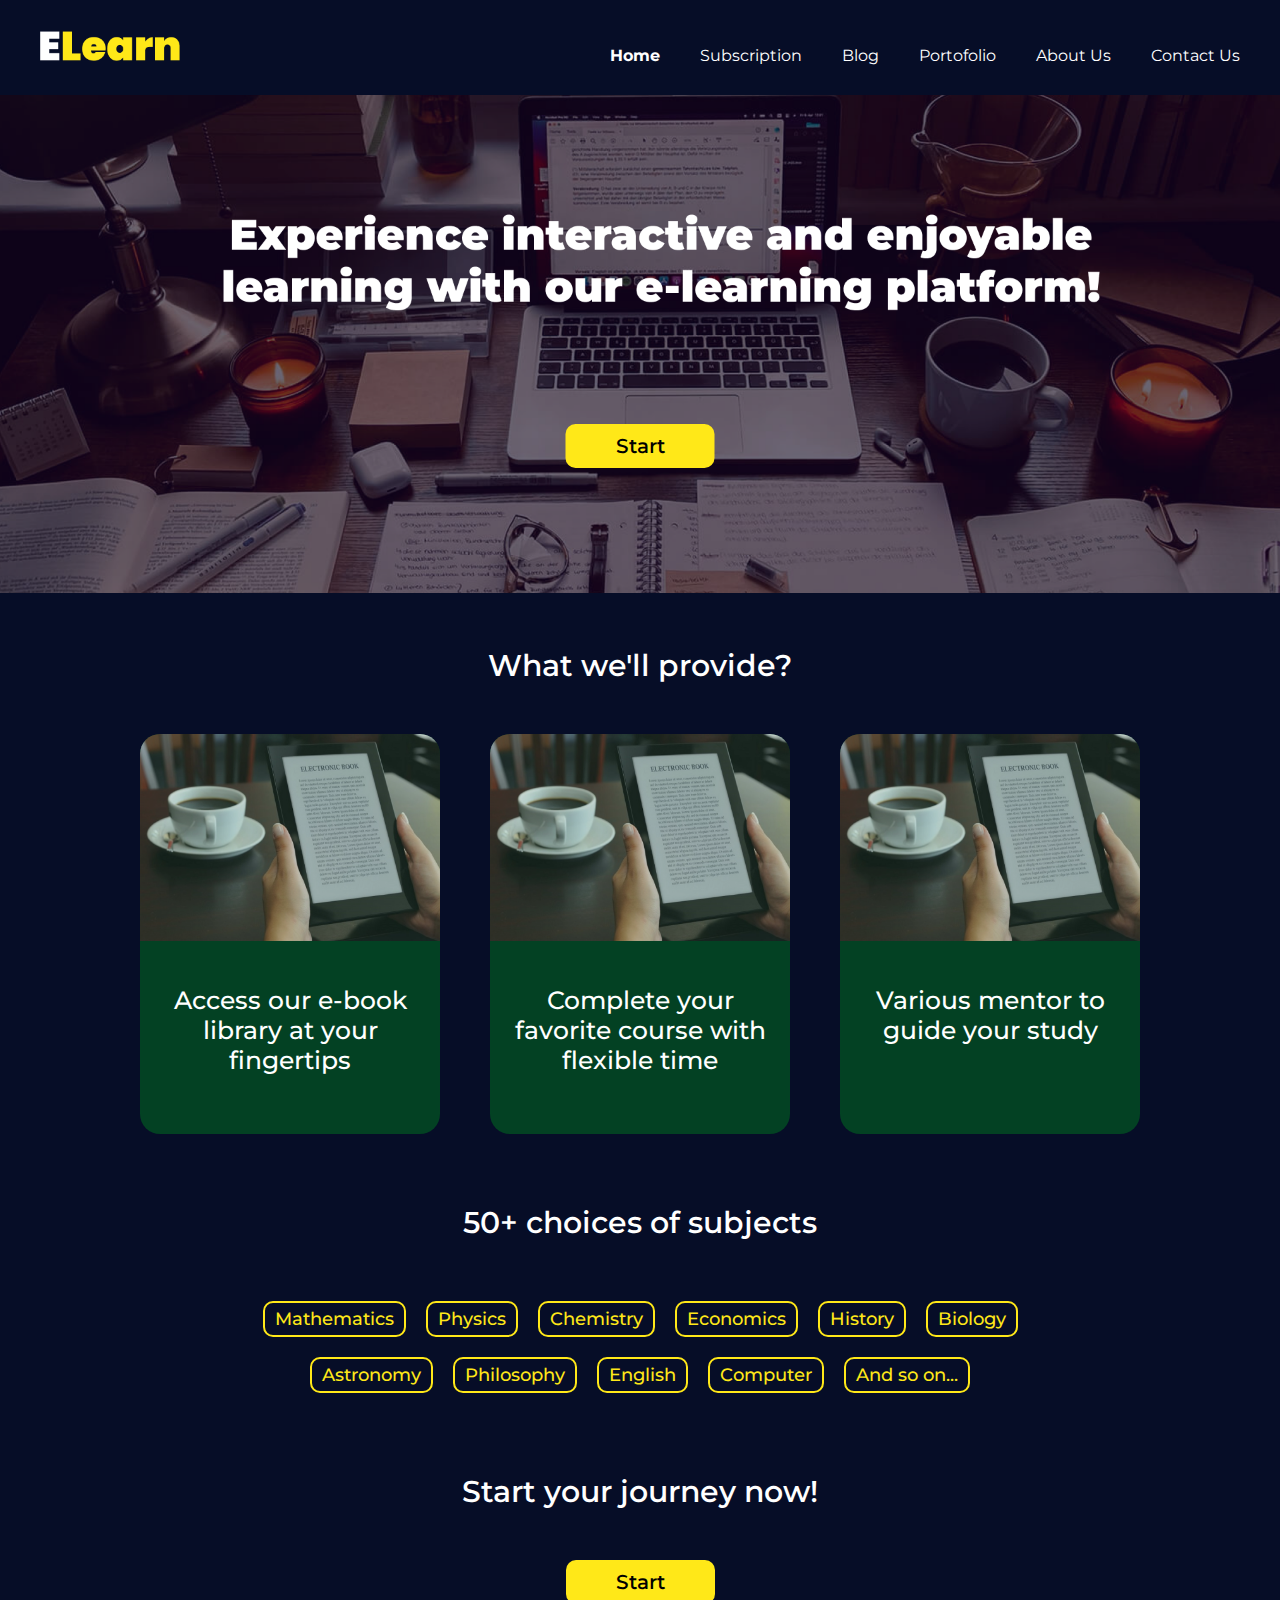
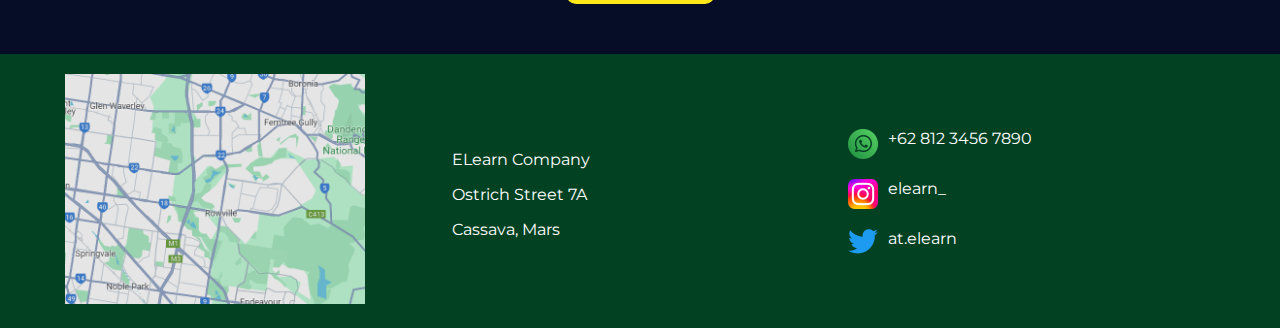
<file: index.html>
<!DOCTYPE html>
<html>
    <head>
        <title>ELearn</title>
        <link rel="stylesheet" type="text/css" href="style.css">
        <link href="https://fonts.googleapis.com/css2?family=Montserrat:wght@400;700&display=swap" rel="stylesheet">
    </head>
    <body>
        <header class="header">
            <div class="header-logo">
                <img src="img/logo.png" alt="ELearn">
            </div>
            <div class="header-menu">
                <ul>
                    <li><a href="">Contact Us</a></li>
                    <li><a href="page/about-us/about-us.html">About Us</a></li>
                    <li><a href="page/portofolio/portofolio.html">Portofolio</a></li>
                    <li><a href="page/blog/blog.html">Blog</a></li>
                    <li><a href="page/subscription/subscription.html">Subscription</a></li>
                    <li><a href=""><b>Home</b></a></li>
                </ul>
            </div>
        </header>
        <div class="home-img1">
            <img src="img/home-img.png" alt="home img1">
            <button class="startButton">Start</button>
        </div>
        <div class="home-provide">
            <div class="subtitle">What we'll provide?</div>
            <div class="card-container">
                <div class="card">
                    <img src="img/home-img2.png" alt="home img2">
                    <div class="card-desc">Access our e-book library at your fingertips</div>
                </div>
                <div class="card">
                    <img src="img/home-img2.png" alt="home img2">
                    <div class="card-desc">Complete your favorite course with flexible time</div>
                </div>
                <div class="card">
                    <img src="img/home-img2.png" alt="home img2">
                    <div class="card-desc">Various mentor to guide your study</div>
                </div>
            </div>
        </div>
        <div class="home-choices">
            <div class="subtitle">50+ choices of subjects</div>
            <div class="choice-container" id="choice-container">

            </div>
        </div>
        <div class="home-start">
            <div class="subtitle">Start your journey now!</div>
            <button class="startButton">Start</button>
        </div>

        <div class="overlay" id="overlay">
            <div class="form-container">
                <span class="close" id="close">&times;</span>
                <h2>Register Form</h2>
                <form action="#" method="post">
                    <label for="name">Name</label>
                    <input type="text" id="name" name="name" required>
        
                    <label for="phone">Phone</label>
                    <input type="tel" id="phone" name="phone" required>
        
                    <label for="email">Email</label>
                    <input type="email" id="email" name="email" required>
        
                    <label for="education">Education</label>
                    <input type="text" id="education" name="education" required>
        
                    <div class="subject-filter">
                        <label for="subject">Subject</label>
                        <div class="filter">
                            <input type="checkbox" id="Science" name="subject-filter" value="Science">
                            <label class="subject-filter-item" for="Science">Science</label><br>
                        </div>
                        <div class="filter">
                            <input type="checkbox" id="Social" name="subject-filter" value="Social">
                            <label class="subject-filter-item" for="Social">Social</label><br>
                        </div>
                    </div>
                    <div id="subject-list">

                    </div>
                    <button id="submitBtn" type="submit">Submit</button>
                </form>
            </div>
        </div>

        <footer class="footer">
            <div class="footer-column">
                <img src="img/home-map.png" alt="Map">
            </div>
            <div class="footer-column">
                <p>ELearn Company</p>
                <p>Ostrich Street 7A</p>
                <p>Cassava, Mars</p>
            </div>
            <div class="footer-column">
                <div class="social-media">
                    <div class="social-media-item">
                        <img src="img/wa-logo.png" alt="WhatsApp">
                        <div>+62 812 3456 7890</div>
                    </div>
                    <div class="social-media-item">
                        <img src="img/ig-logo.png" alt="Instagram">
                        <div>elearn_</div>
                    </div>
                    <div class="social-media-item">
                        <img src="img/twt-logo.png" alt="Twitter">
                        <div>at.elearn</div>
                    </div>
                </div>
            </div>
        </footer>
        <script src="main.js"></script>
    </body>
</html>
</file>
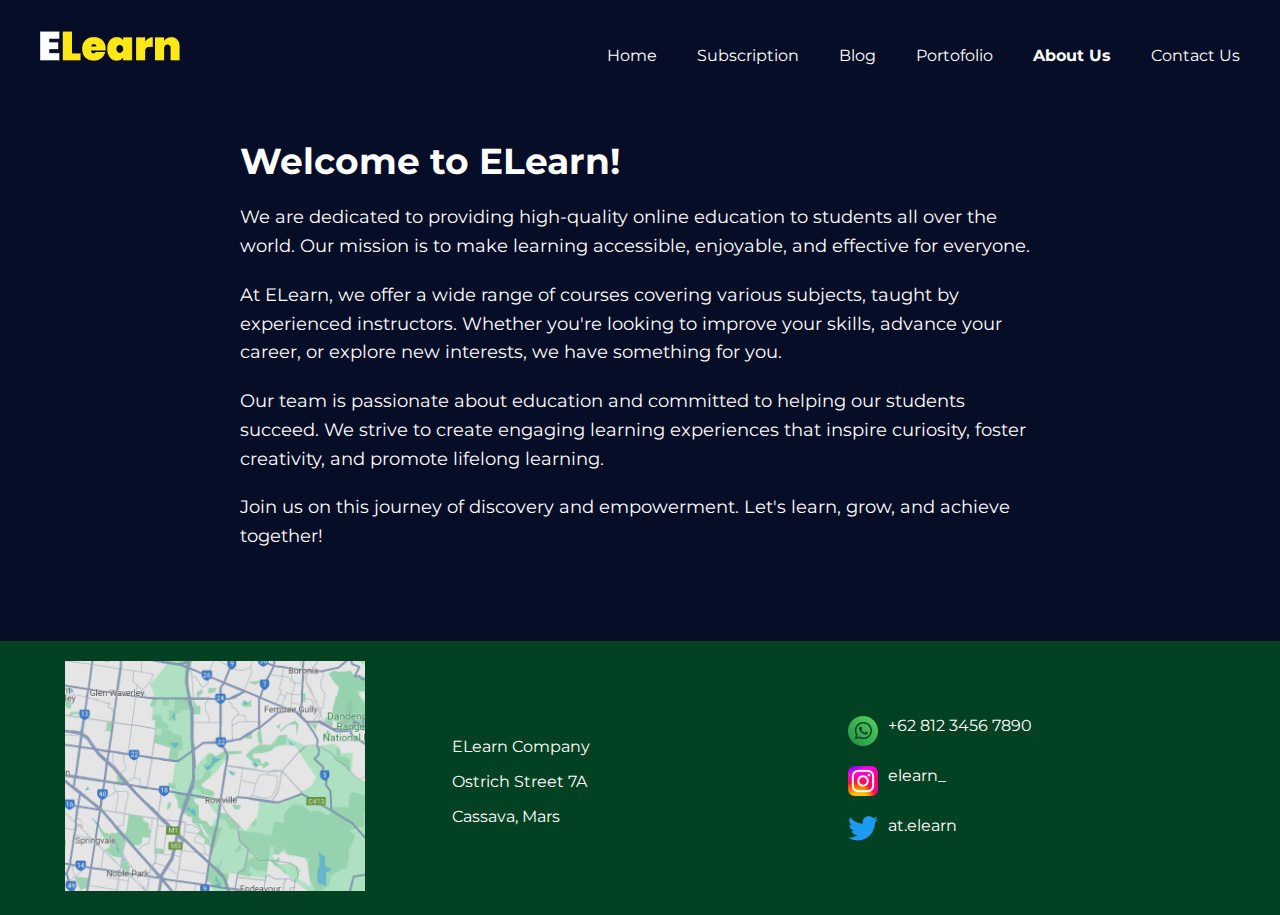
<file: page/about-us/about-us.html>
<!DOCTYPE html>
<html>
    <head>
        <title>ELearn</title>
        <link rel="stylesheet" type="text/css" href="../../style.css">
        <link rel="stylesheet" type="text/css" href="about-us.css">
        <link href="https://fonts.googleapis.com/css2?family=Montserrat:wght@400;700&display=swap" rel="stylesheet">
    </head>
    <body>
        <header class="header">
            <div class="header-logo">
                <img src="../../img/logo.png" alt="ELearn">
            </div>
            <div class="header-menu">
                <ul>
                    <li><a href="../contact-us/contact-us.html">Contact Us</a></li>
                    <li><a href=""><b>About Us</b></a></li>
                    <li><a href="../portofolio/portofolio.html">Portofolio</a></li>
                    <li><a href="../blog/blog.html">Blog</a></li>
                    <li><a href="../subscription/subscription.html">Subscription</a></li>
                    <li><a href="../../index.html">Home</a></li>
                </ul>
            </div>
        </header>

        <div class="content">
            <h1>Welcome to ELearn!</h1>
            <p>We are dedicated to providing high-quality online education to students all over the world. Our mission is to make learning accessible, enjoyable, and effective for everyone.</p>
            <p>At ELearn, we offer a wide range of courses covering various subjects, taught by experienced instructors. Whether you're looking to improve your skills, advance your career, or explore new interests, we have something for you.</p>
            <p>Our team is passionate about education and committed to helping our students succeed. We strive to create engaging learning experiences that inspire curiosity, foster creativity, and promote lifelong learning.</p>
            <p>Join us on this journey of discovery and empowerment. Let's learn, grow, and achieve together!</p>
        </div>

        <footer class="footer">
            <div class="footer-column">
                <img src="../../img/home-map.png" alt="Map">
            </div>
            <div class="footer-column">
                <p>ELearn Company</p>
                <p>Ostrich Street 7A</p>
                <p>Cassava, Mars</p>
            </div>
            <div class="footer-column">
                <div class="social-media">
                    <div class="social-media-item">
                        <img src="../../img/wa-logo.png" alt="WhatsApp">
                        <div>+62 812 3456 7890</div>
                    </div>
                    <div class="social-media-item">
                        <img src="../../img/ig-logo.png" alt="Instagram">
                        <div>elearn_</div>
                    </div>
                    <div class="social-media-item">
                        <img src="../../img/twt-logo.png" alt="Twitter">
                        <div>at.elearn</div>
                    </div>
                </div>
            </div>
        </footer>
    </body>
</html>
</file>
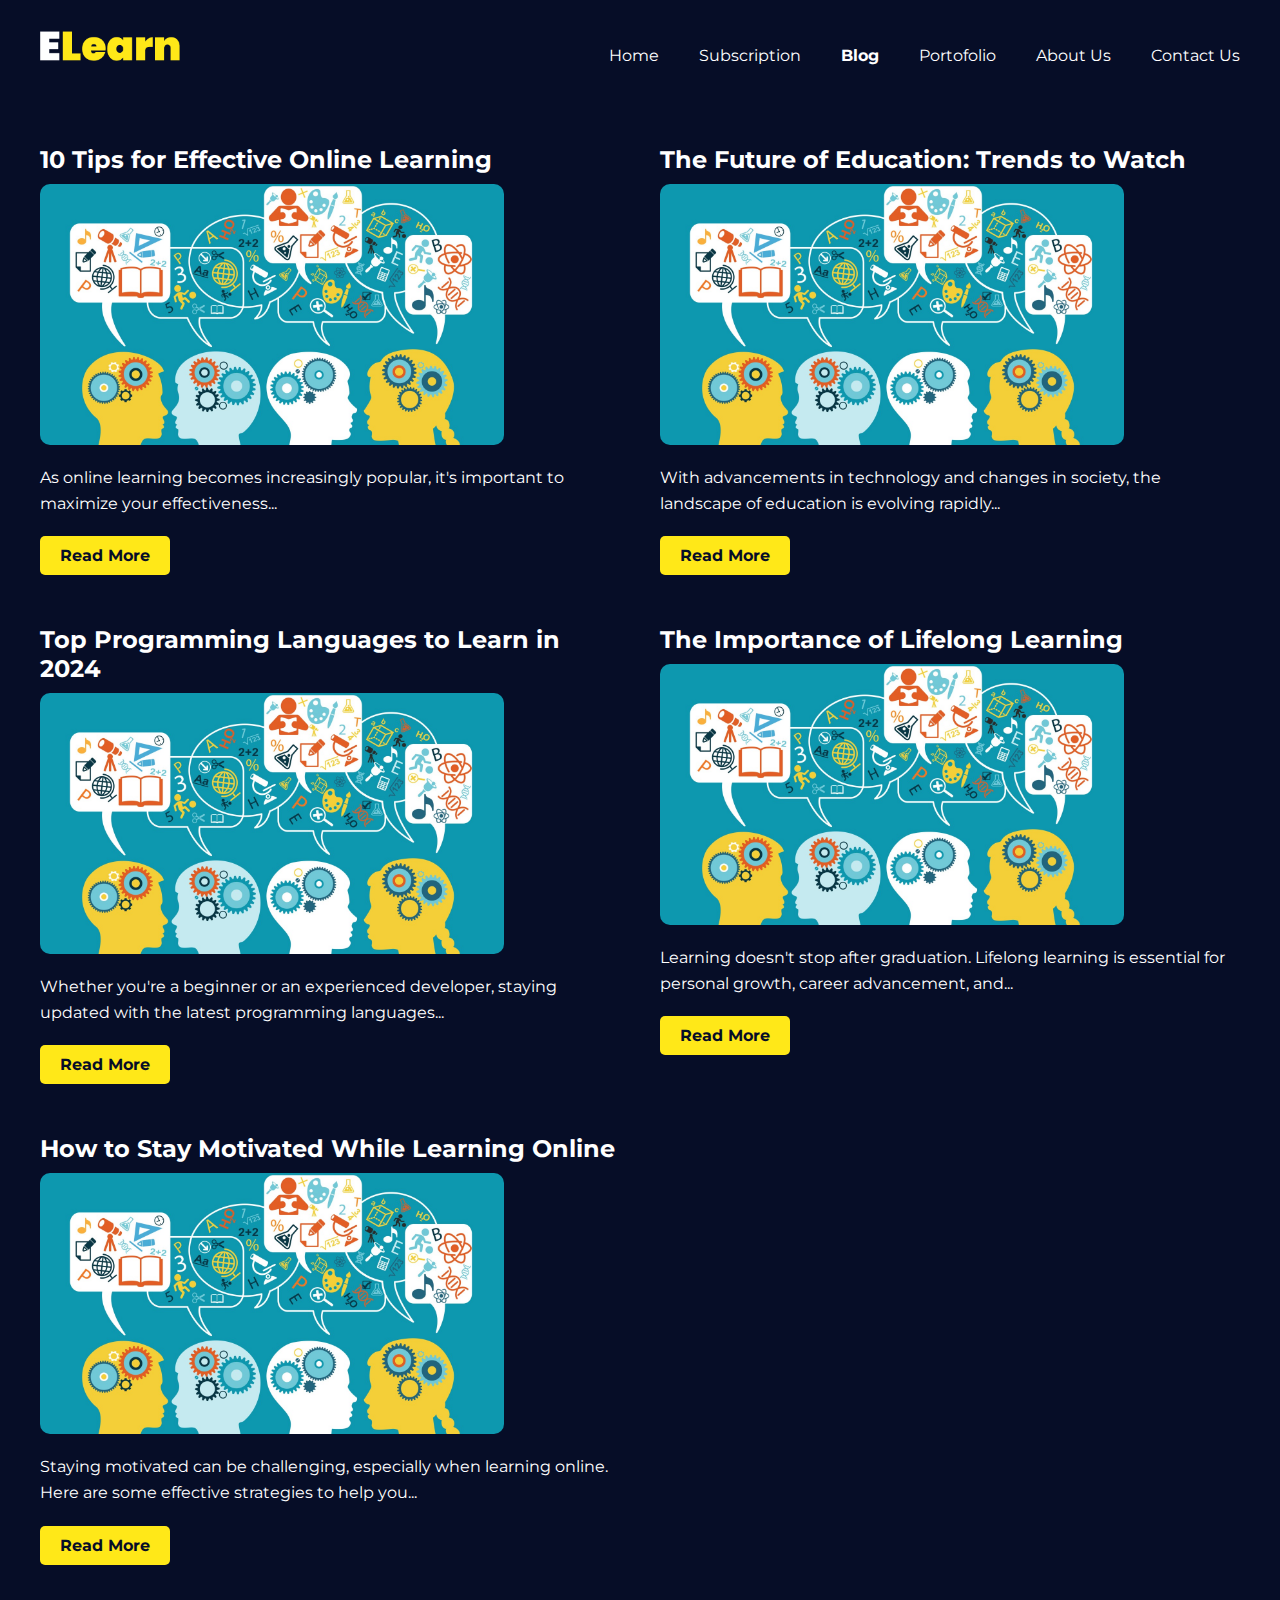
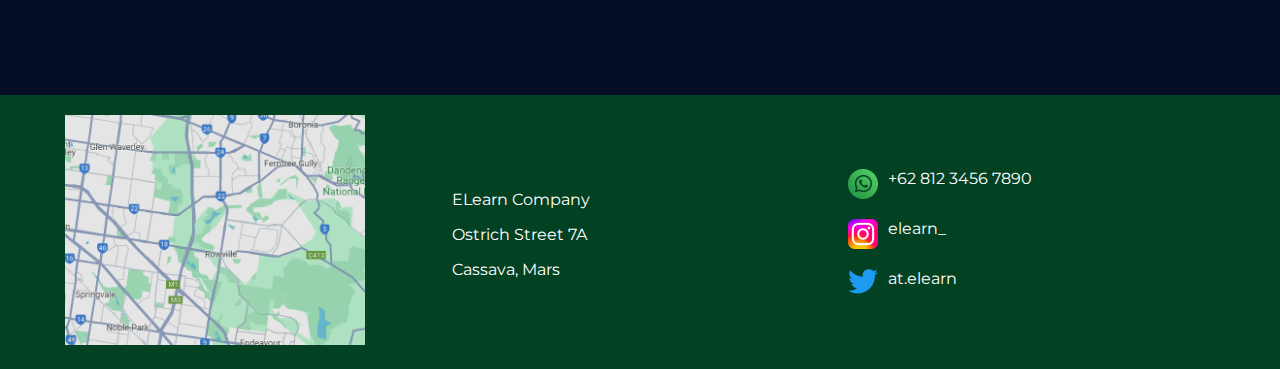
<file: page/blog/blog.html>
<!DOCTYPE html>
<html>
    <head>
        <title>ELearn</title>
        <link rel="stylesheet" type="text/css" href="../../style.css">
        <link rel="stylesheet" type="text/css" href="blog.css">
        <link href="https://fonts.googleapis.com/css2?family=Montserrat:wght@400;700&display=swap" rel="stylesheet">
    </head>
    <body>
        <header class="header">
            <div class="header-logo">
                <img src="../../img/logo.png" alt="ELearn">
            </div>
            <div class="header-menu">
                <ul>
                    <li><a href="../contact-us/contact-us.html">Contact Us</a></li>
                    <li><a href="../about-us/about-us.html">About Us</a></li>
                    <li><a href="../portofolio/portofolio.html">Portofolio</a></li>
                    <li><a href=""><b>Blog</b></a></li>
                    <li><a href="../subscription/subscription.html">Subscription</a></li>
                    <li><a href="../../index.html">Home</a></li>
                </ul>
            </div>
        </header>

        <div class="blog-posts">
            <div class="blog-post">
                <h2>10 Tips for Effective Online Learning</h2>
                <img src="../../img/learn.png" alt="Online Learning Tips">
                <p>As online learning becomes increasingly popular, it's important to maximize your effectiveness...</p>
                <a href="blog-post-1.html" class="read-more">Read More</a>
            </div>
        
            <div class="blog-post">
                <h2>The Future of Education: Trends to Watch</h2>
                <img src="../../img/learn.png" alt="Future Education Trends">
                <p>With advancements in technology and changes in society, the landscape of education is evolving rapidly...</p>
                <a href="" class="read-more">Read More</a>
            </div>
        
            <div class="blog-post">
                <h2>Top Programming Languages to Learn in 2024</h2>
                <img src="../../img/learn.png" alt="Programming Languages">
                <p>Whether you're a beginner or an experienced developer, staying updated with the latest programming languages...</p>
                <a href="" class="read-more">Read More</a>
            </div>

            <div class="blog-post">
                <h2>The Importance of Lifelong Learning</h2>
                <img src="../../img/learn.png" alt="Lifelong Learning">
                <p>Learning doesn't stop after graduation. Lifelong learning is essential for personal growth, career advancement, and...</p>
                <a href="" class="read-more">Read More</a>
            </div>

            <div class="blog-post">
                <h2>How to Stay Motivated While Learning Online</h2>
                <img src="../../img/learn.png" alt="Motivation for Online Learning">
                <p>Staying motivated can be challenging, especially when learning online. Here are some effective strategies to help you...</p>
                <a href="" class="read-more">Read More</a>
            </div>
        </div>
        

        <footer class="footer">
            <div class="footer-column">
                <img src="../../img/home-map.png" alt="Map">
            </div>
            <div class="footer-column">
                <p>ELearn Company</p>
                <p>Ostrich Street 7A</p>
                <p>Cassava, Mars</p>
            </div>
            <div class="footer-column">
                <div class="social-media">
                    <div class="social-media-item">
                        <img src="../../img/wa-logo.png" alt="WhatsApp">
                        <div>+62 812 3456 7890</div>
                    </div>
                    <div class="social-media-item">
                        <img src="../../img/ig-logo.png" alt="Instagram">
                        <div>elearn_</div>
                    </div>
                    <div class="social-media-item">
                        <img src="../../img/twt-logo.png" alt="Twitter">
                        <div>at.elearn</div>
                    </div>
                </div>
            </div>
        </footer>
    </body>
</html>
</file>
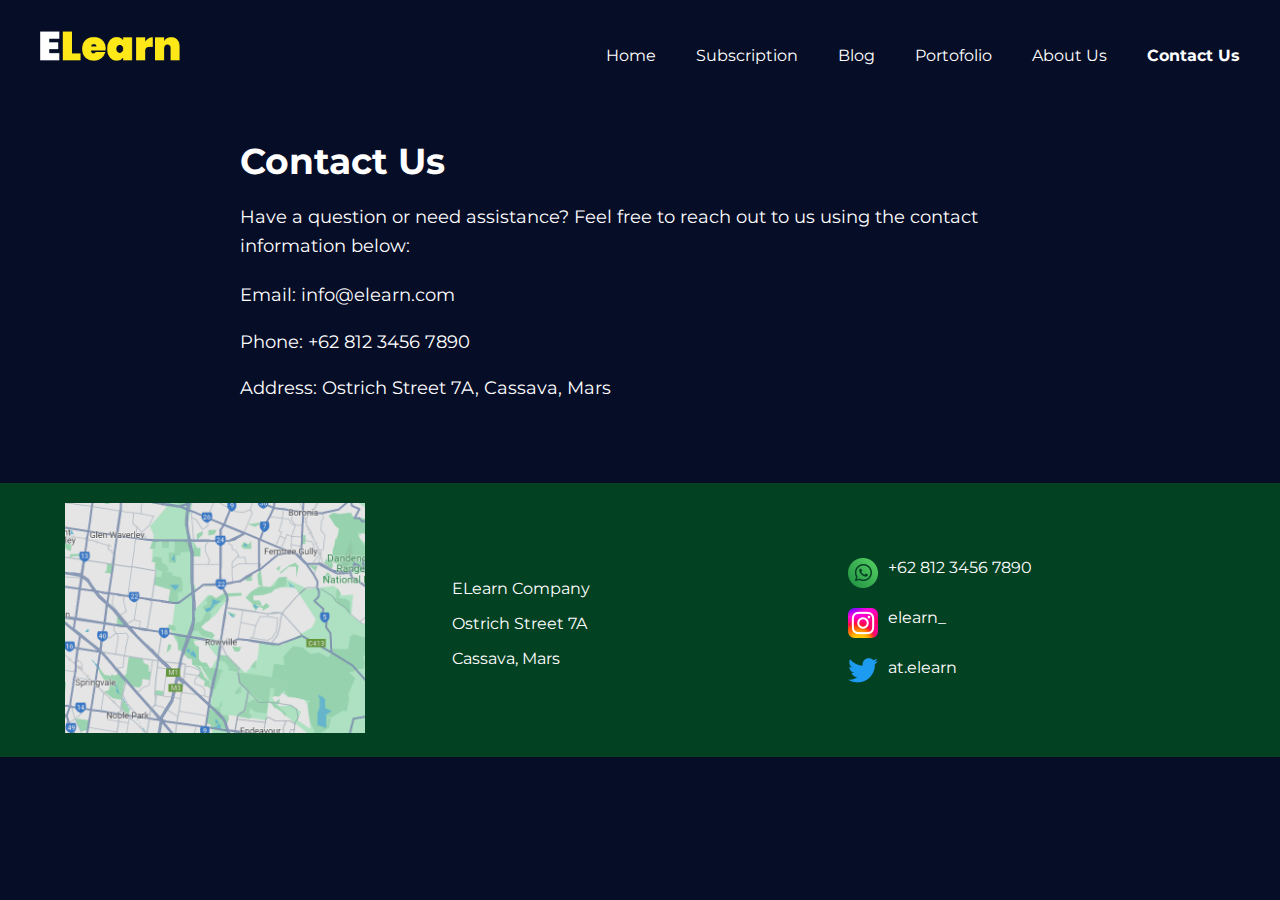
<file: page/contact-us/contact-us.html>
<!DOCTYPE html>
<html>
    <head>
        <title>ELearn</title>
        <link rel="stylesheet" type="text/css" href="../../style.css">
        <link rel="stylesheet" type="text/css" href="contact-us.css">
        <link href="https://fonts.googleapis.com/css2?family=Montserrat:wght@400;700&display=swap" rel="stylesheet">
    </head>
    <body>
        <header class="header">
            <div class="header-logo">
                <img src="../../img/logo.png" alt="ELearn">
            </div>
            <div class="header-menu">
                <ul>
                    <li><a href=""><b>Contact Us</b></a></li>
                    <li><a href="../about-us/about-us.html">About Us</a></li>
                    <li><a href="../portofolio/portofolio.html">Portofolio</a></li>
                    <li><a href="../blog/blog.html">Blog</a></li>
                    <li><a href="../subscription/subscription.html">Subscription</a></li>
                    <li><a href="../../index.html">Home</a></li>
                </ul>
            </div>
        </header>

        <div class="content">
            <h1>Contact Us</h1>
            <p>Have a question or need assistance? Feel free to reach out to us using the contact information below:</p>
            <div class="contact-info">
                <p>Email: info@elearn.com</p>
                <p>Phone: +62 812 3456 7890</p>
                <p>Address: Ostrich Street 7A, Cassava, Mars</p>
            </div>
        </div>

        <footer class="footer">
            <div class="footer-column">
                <img src="../../img/home-map.png" alt="Map">
            </div>
            <div class="footer-column">
                <p>ELearn Company</p>
                <p>Ostrich Street 7A</p>
                <p>Cassava, Mars</p>
            </div>
            <div class="footer-column">
                <div class="social-media">
                    <div class="social-media-item">
                        <img src="../../img/wa-logo.png" alt="WhatsApp">
                        <div>+62 812 3456 7890</div>
                    </div>
                    <div class="social-media-item">
                        <img src="../../img/ig-logo.png" alt="Instagram">
                        <div>elearn_</div>
                    </div>
                    <div class="social-media-item">
                        <img src="../../img/twt-logo.png" alt="Twitter">
                        <div>at.elearn</div>
                    </div>
                </div>
            </div>
        </footer>
    </body>
</html>
</file>
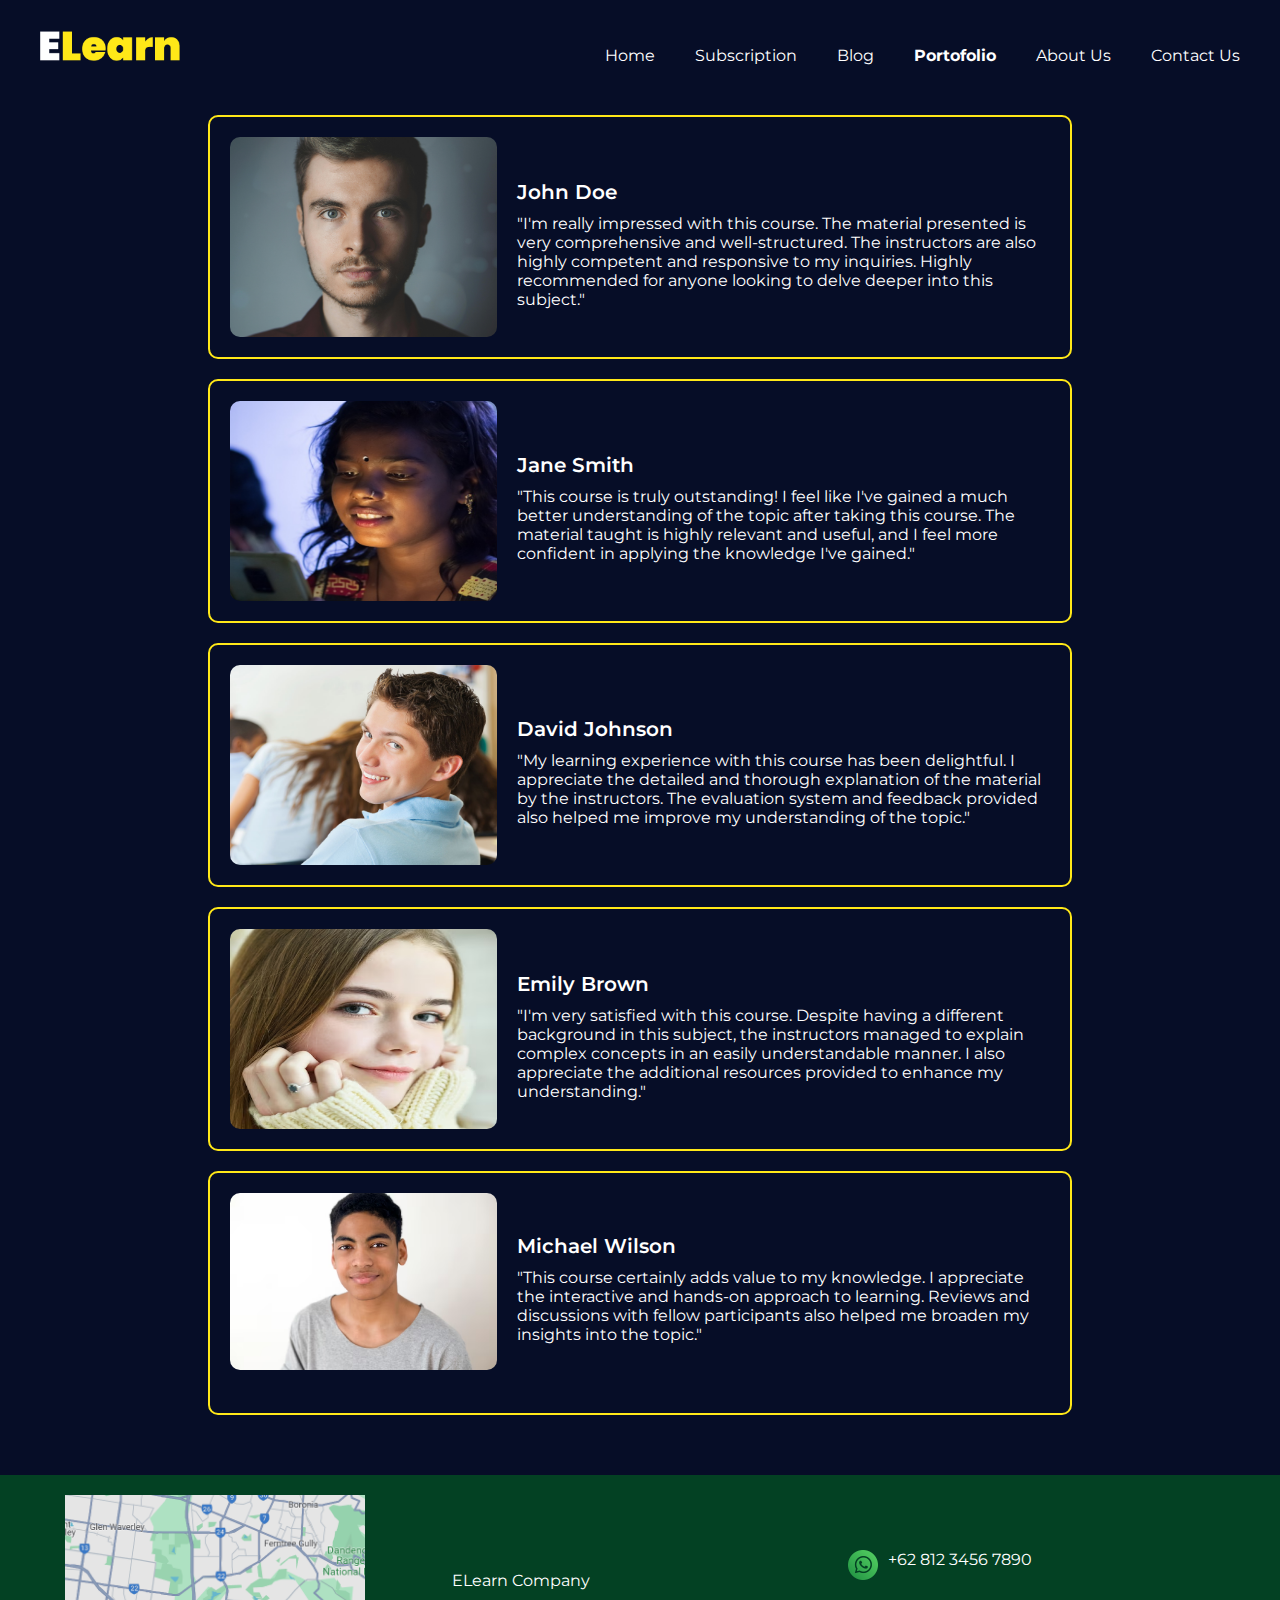
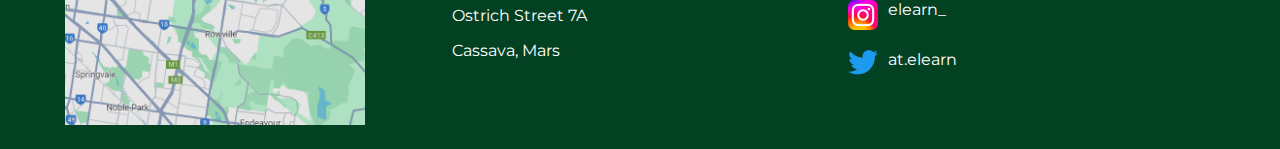
<file: page/portofolio/portofolio.html>
<!DOCTYPE html>
<html>
    <head>
        <title>ELearn</title>
        <link rel="stylesheet" type="text/css" href="../../style.css">
        <link rel="stylesheet" type="text/css" href="portofolio.css">
        <link href="https://fonts.googleapis.com/css2?family=Montserrat:wght@400;700&display=swap" rel="stylesheet">
    </head>
    <body>
        <header class="header">
            <div class="header-logo">
                <img src="../../img/logo.png" alt="ELearn">
            </div>
            <div class="header-menu">
                <ul>
                    <li><a href="../contact-us/contact-us.html">Contact Us</a></li>
                    <li><a href="../about-us/about-us.html">About Us</a></li>
                    <li><a href=""><b>Portofolio</b></a></li>
                    <li><a href="../blog/blog.html">Blog</a></li>
                    <li><a href="../subscription/subscription.html">Subscription</a></li>
                    <li><a href="../../index.html">Home</a></li>
                </ul>
            </div>
        </header>

        <div class="portofolio">
            <div class="card">
                <div class="card-content">
                    <div class="image-container">
                        <img src="../../img/person1.png" alt="Course 1">
                    </div>
                    <div class="review-container">
                        <div class="reviewer">John Doe</div>
                        <div class="review-text">"I'm really impressed with this course. The material presented is very comprehensive and well-structured. The instructors are also highly competent and responsive to my inquiries. Highly recommended for anyone looking to delve deeper into this subject."</div>
                    </div>
                </div>
            </div>

            <div class="card">
                <div class="card-content">
                    <div class="image-container">
                        <img src="../../img/person4.png" alt="Course 2">
                    </div>
                    <div class="review-container">
                        <div class="reviewer">Jane Smith</div>
                        <div class="review-text">"This course is truly outstanding! I feel like I've gained a much better understanding of the topic after taking this course. The material taught is highly relevant and useful, and I feel more confident in applying the knowledge I've gained."</div>
                    </div>
                </div>
            </div>

            <div class="card">
                <div class="card-content">
                    <div class="image-container">
                        <img src="../../img/person3.png" alt="Course 3">
                    </div>
                    <div class="review-container">
                        <div class="reviewer">David Johnson</div>
                        <div class="review-text">"My learning experience with this course has been delightful. I appreciate the detailed and thorough explanation of the material by the instructors. The evaluation system and feedback provided also helped me improve my understanding of the topic."</div>
                    </div>
                </div>
            </div>
        
            <div class="card">
                <div class="card-content">
                    <div class="image-container">
                        <img src="../../img/person2.png" alt="Course 4">
                    </div>
                    <div class="review-container">
                        <div class="reviewer">Emily Brown</div>
                        <div class="review-text">"I'm very satisfied with this course. Despite having a different background in this subject, the instructors managed to explain complex concepts in an easily understandable manner. I also appreciate the additional resources provided to enhance my understanding."</div>
                    </div>
                </div>
            </div>

            <div class="card">
                <div class="card-content">
                    <div class="image-container">
                        <img src="../../img/person5.png" alt="Course 5">
                    </div>
                    <div class="review-container">
                        <div class="reviewer">Michael Wilson</div>
                        <div class="review-text">"This course certainly adds value to my knowledge. I appreciate the interactive and hands-on approach to learning. Reviews and discussions with fellow participants also helped me broaden my insights into the topic."</div>
                    </div>
                </div>
            </div>
        </div>
        
    
        <footer class="footer">
            <div class="footer-column">
                <img src="../../img/home-map.png" alt="Map">
            </div>
            <div class="footer-column">
                <p>ELearn Company</p>
                <p>Ostrich Street 7A</p>
                <p>Cassava, Mars</p>
            </div>
            <div class="footer-column">
                <div class="social-media">
                    <div class="social-media-item">
                        <img src="../../img/wa-logo.png" alt="WhatsApp">
                        <div>+62 812 3456 7890</div>
                    </div>
                    <div class="social-media-item">
                        <img src="../../img/ig-logo.png" alt="Instagram">
                        <div>elearn_</div>
                    </div>
                    <div class="social-media-item">
                        <img src="../../img/twt-logo.png" alt="Twitter">
                        <div>at.elearn</div>
                    </div>
                </div>
            </div>
        </footer>
    </body>
</html>
</file>
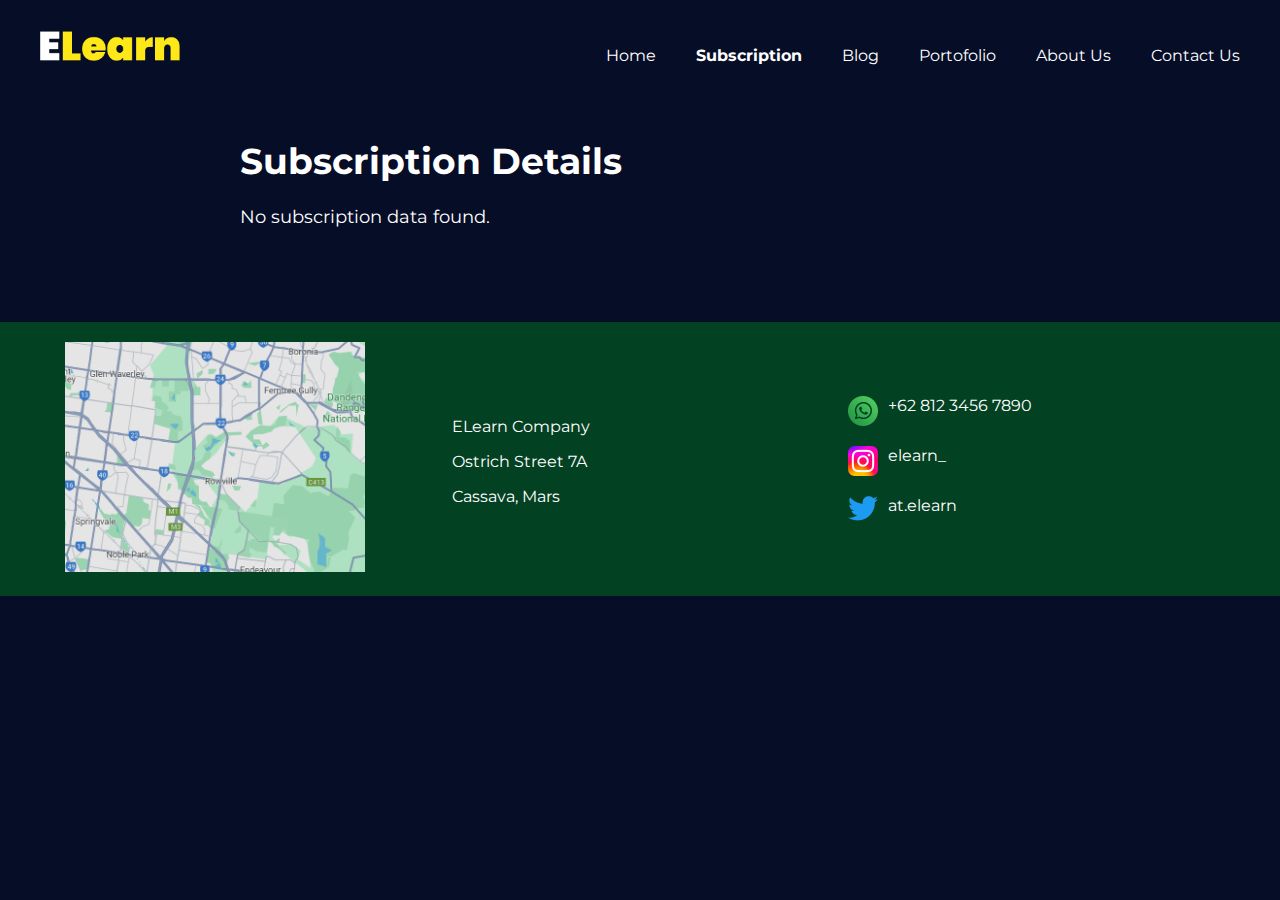
<file: page/subscription/subscription.html>
<!DOCTYPE html>
<html>
    <head>
        <title>ELearn</title>
        <link rel="stylesheet" type="text/css" href="../../style.css">
        <link rel="stylesheet" type="text/css" href="subscription.css">
        <link href="https://fonts.googleapis.com/css2?family=Montserrat:wght@400;700&display=swap" rel="stylesheet">
    </head>
    <body>
        <header class="header">
            <div class="header-logo">
                <img src="../../img/logo.png" alt="ELearn">
            </div>
            <div class="header-menu">
                <ul>
                    <li><a href="../contact-us/contact-us.html">Contact Us</a></li>
                    <li><a href="../about-us/about-us.html">About Us</a></li>
                    <li><a href="../portofolio/portofolio.html">Portofolio</a></li>
                    <li><a href="../blog/blog.html">Blog</a></li>
                    <li><a href=""><b>Subscription</b></a></li>
                    <li><a href="../../index.html">Home</a></li>
                </ul>
            </div>
        </header>

        <div class="content">
            <h1>Subscription Details</h1>
            <div id="subscription-details">

            </div>
        </div>

        <footer class="footer">
            <div class="footer-column">
                <img src="../../img/home-map.png" alt="Map">
            </div>
            <div class="footer-column">
                <p>ELearn Company</p>
                <p>Ostrich Street 7A</p>
                <p>Cassava, Mars</p>
            </div>
            <div class="footer-column">
                <div class="social-media">
                    <div class="social-media-item">
                        <img src="../../img/wa-logo.png" alt="WhatsApp">
                        <div>+62 812 3456 7890</div>
                    </div>
                    <div class="social-media-item">
                        <img src="../../img/ig-logo.png" alt="Instagram">
                        <div>elearn_</div>
                    </div>
                    <div class="social-media-item">
                        <img src="../../img/twt-logo.png" alt="Twitter">
                        <div>at.elearn</div>
                    </div>
                </div>
            </div>
        </footer>
        <script src="subscription.js"></script>
    </body>
</html>
</file>
<file: style.css>
:root {
    --bg: #060D27;
    --bg-shadow: #47435E;
    --yellow: #FFE818;
    --yellow-shadow: #9b8716;
    --white: #FFFFFF;
    --white-shadow: #CCCCCC;
    --green: #034123;
  }

body {
    margin: 0;
    background-color: var(--bg);
    color: var(--white);
    font-family: 'Montserrat', sans-serif;
}

.header {
    display: flex;
    align-items: center;
    padding: 20px;
    margin-left: 20px;
}

.header-logo {
    margin-right: auto;
}

.header-logo img {
    height: 30px;
    width: auto;

}

.header-menu {
    margin: 0;
    padding: 0;
    overflow: hidden;
}

.header-menu ul {
    list-style: none;
}

.header-menu li {
    float: right;
}

.header-menu li a {
    display: block;
    color: var(--white);
    text-align: center;
    padding: 10px 20px;
    text-decoration: none;
}

.header-menu li a:hover {
    border-radius: 10px;
    background-color: #47435E;
}

.home-img1 {
    position: relative;
    display: inline-block;
}

.home-img1 img {
    width: 100%;
}

.home-img1 button {
    position: absolute;
    top: 70%;
    left: 50%;
    transform: translate(-50%, -50%);
    background-color: var(--yellow);
    padding: 10px 50px;
    font-size: 20px;
    cursor: pointer;
    border: none;
    border-radius: 10px;
    font-family: 'Montserrat', sans-serif;
    font-weight: 550;
}

.home-img1 button:hover {
    background-color: var(--yellow-shadow);
}

.subtitle {
    padding: 50px;
    text-align: center;
    font-family: 'Montserrat', sans-serif;
    font-weight: 550;
    font-size: 30px;
}

.card-container {
    display: flex;
    align-self: center;
    justify-content: center;
    padding-left: 50px;
}

.card {
    border-radius: 20px;
    width: 300px;
    height: 400px;
    background-color: var(--green);
    margin-right: 50px;
    overflow: hidden;
}

.card:hover {
    scale: 110%;
}

.card img {
    width: 300px;
    height: auto;
}

.card-desc{
    padding: 10px;
    margin-top: 30px;
    display: flex;
    align-self: center;
    justify-content: center;
    font-family: 'Montserrat', sans-serif;
    font-weight: 500;
    font-size: 25px;
    text-align: center;
}

.home-choices {
    margin-top: 20px;
}

.choice-container {
    display: flex;
    align-self: center;
    justify-content: center;
    flex-wrap: wrap;
    max-width: 800px;
    margin: 0 auto;
}

.choice {
    display: inline-block;
    border: 2px solid var(--yellow);
    border-radius: 10px;
    padding: 5px 10px;
    font-family: 'Montserrat', sans-serif;
    font-weight: 500;
    font-size: 18px;
    color: var(--yellow);
    margin: 10px;
}

.choice:hover {
    scale: 110%;
}

.home-start {
    margin-top: 20px;
    text-align: center;
}

.home-start button {
    background-color: var(--yellow);
    padding: 10px 50px;
    font-size: 20px;
    cursor: pointer;
    border: none;
    border-radius: 10px;
    font-family: 'Montserrat', sans-serif;
    font-weight: 550;
}

.home-start button:hover {
    background-color: var(--yellow-shadow);
}

.footer {
    margin-top: 50px;
    background-color: var(--green);
    padding: 20px 60px;
    color: var(--white);
    display: flex;
    justify-content: space-between;
    align-items: center;
}

.footer-column {
    flex: 1;
    margin: 0 5px;
}

.footer-column img {
    width: 300px;
    height: auto;
}

.footer-column p {
    margin-bottom: 10px;
}

.social-media {
    display: flex;
    flex-direction: column;
}

.social-media-item {
    display: flex;
    padding: 10px;
}

.social-media-item img {
    width: 30px;
    margin-right: 10px;
}

.overlay {
    position: fixed;
    top: 0;
    left: 0;
    width: 100%;
    height: 100%;
    background-color: rgb(6, 13, 39, 0.5);
    display: none;
    justify-content: center;
    align-items: center;
}

.form-container {
    position: relative; 
    background-color: var(--white);
    padding: 20px;
    border-radius: 10px;
    width: 50%;
    height: 80%;
    color: #060D27;
    overflow: auto;
}

.close {
    scale: 120%;
    position: absolute;
    top: 20px;
    right: 20px;
    cursor: pointer;
    z-index: 1;
    color: var(--bg);
}

label {
    display: block;
    margin-bottom: 5px;
}

input[type="text"],
input[type="tel"],
input[type="email"],
input[type="checkbox"] {
    width: 100%;
    padding: 8px;
    margin-bottom: 10px;
    border: 1px solid var(--white-shadow);
    border-radius: 5px;
}

.subject-filter {
    display: flex;
}

.subject-filter .filter {
    margin-left: 20px;
}

.subject-filter input[type="checkbox"] {
    width: 12px;
    justify-content: left;
    margin-right: 5px;
}

.subject-filter-item {
    display: inline-block;
    vertical-align: middle;
    margin-bottom: 5px;
    font-size: 14px;
}

.subject-container {
    display: flex;
}

.subject-container input[type="checkbox"] {
    width: 12px;
    justify-content: left;
    margin-right: 5px;
}

.subject-choice {
    display: inline-block;
    vertical-align: middle;
    margin-bottom: 5px;
    font-size: 14px;
}

button[type="submit"] {
    margin-top: 20px;
    background-color: var(--yellow);
    color: var(--bg);
    padding: 10px 20px;
    border: none;
    border-radius: 5px;
    cursor: pointer;
}
</file>
<file: page/about-us/about-us.css>
@import url(../../style.css);

.content {
    max-width: 800px;
    margin: 0 auto;
    padding: 20px;
}

.content h1 {
    font-size: 36px;
    font-weight: bold;
    color: var(--white);
    margin-bottom: 20px;
}

.content p {
    font-size: 18px;
    line-height: 1.6;
    margin-bottom: 20px;
}
</file>
<file: page/blog/blog.css>
.blog-posts {
    display: flex;
    flex-wrap: wrap;
    justify-content: space-between;
    padding: 40px;
}

.blog-post {
    width: calc(50% - 20px);
    margin-bottom: 40px;
}

.blog-post img {
    width: 80%;
    border-radius: 10px;
}

.blog-post h2 {
    font-size: 24px;
    margin-top: 10px;
    margin-bottom: 10px;
}

.blog-post p {
    font-size: 16px;
    line-height: 1.6;
    margin-bottom: 20px;
}

.read-more {
    display: inline-block;
    background-color: var(--yellow);
    color: var(--bg);
    padding: 10px 20px;
    border-radius: 5px;
    text-decoration: none;
    font-weight: bold;
}

.read-more:hover {
    background-color: var(--yellow);
}
</file>
<file: page/contact-us/contact-us.css>
.content {
    max-width: 800px;
    margin: 0 auto;
    padding: 20px;
}

.content h1 {
    font-size: 36px;
    font-weight: bold;
    color: var(--white);
    margin-bottom: 20px;
}

.content p {
    font-size: 18px;
    line-height: 1.6;
    margin-bottom: 20px;
}

.contact-info p {
    margin-bottom: 10px;
}
</file>
<file: page/portofolio/portofolio.css>
.portofolio {
    width: 80%;
    display: flex;
    align-items: center;
    justify-content: center;
    flex-wrap: wrap;
    margin: 10px auto;
}

.portofolio .card {
    border-radius: 10px;
    padding: 20px;
    margin: 10px;
    width: 80%;
    max-height: 200px;
    display: inline-block;
    background-color: transparent;
    border: 2px solid var(--yellow);
    color: var(--white);
}

.portofolio .card:hover{
    scale: 100%;
}

.card-content {
    display: flex;
    align-items: center;
}

.image-container {
    flex: 1;
    margin-right: 20px;
}

.reviewer {
    font-size: 20px;
    font-weight: 600;
    margin-bottom: 10px;
}

.review-container {
    flex: 2;
}

.card img {
    width: 100%;
    max-height: 200px;
    border-radius: 10px;
    margin-bottom: 10px;
}
</file>
<file: page/subscription/subscription.css>
@import url(../../style.css);

.content {
    max-width: 800px;
    margin: 0 auto;
    padding: 20px;
}

.content h1 {
    font-size: 36px;
    font-weight: bold;
    color: var(--white);
    margin-bottom: 20px;
}

.content p {
    font-size: 18px;
    line-height: 1.6;
    margin-bottom: 20px;
}
</file>
